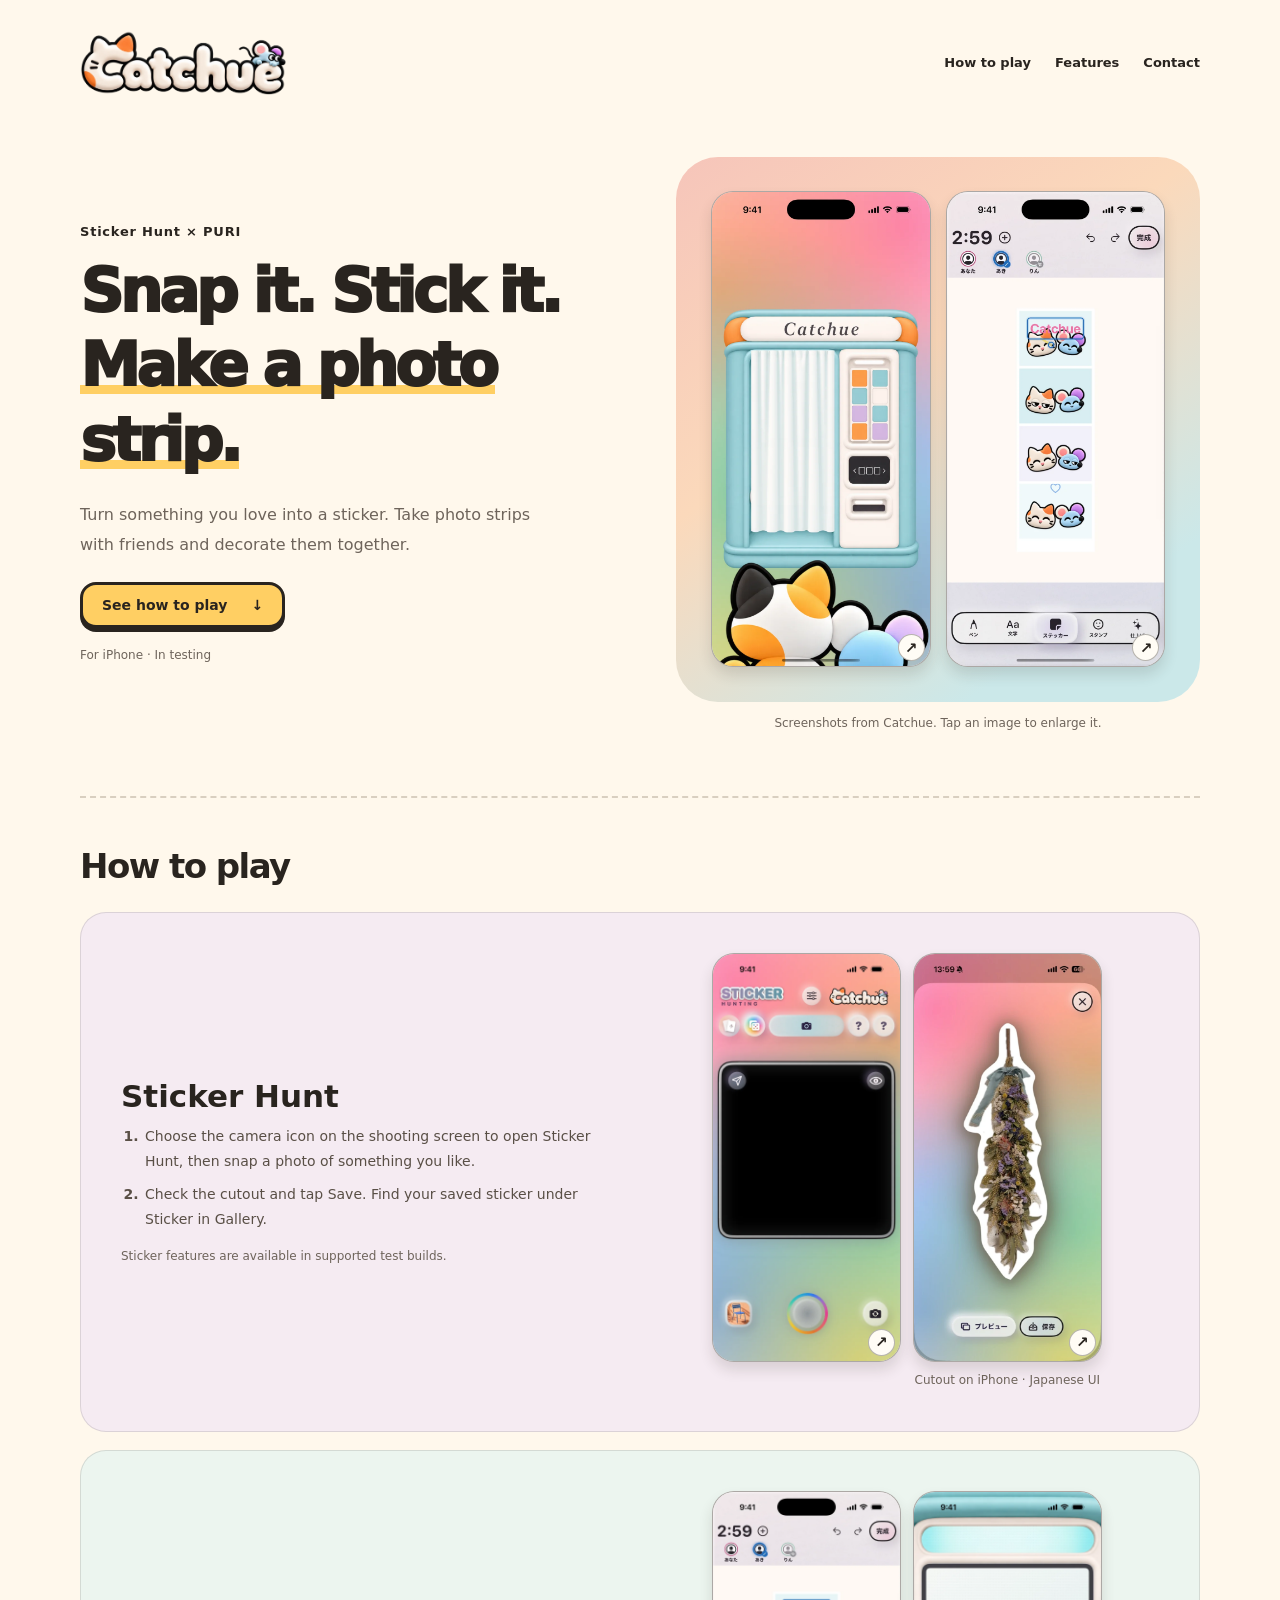
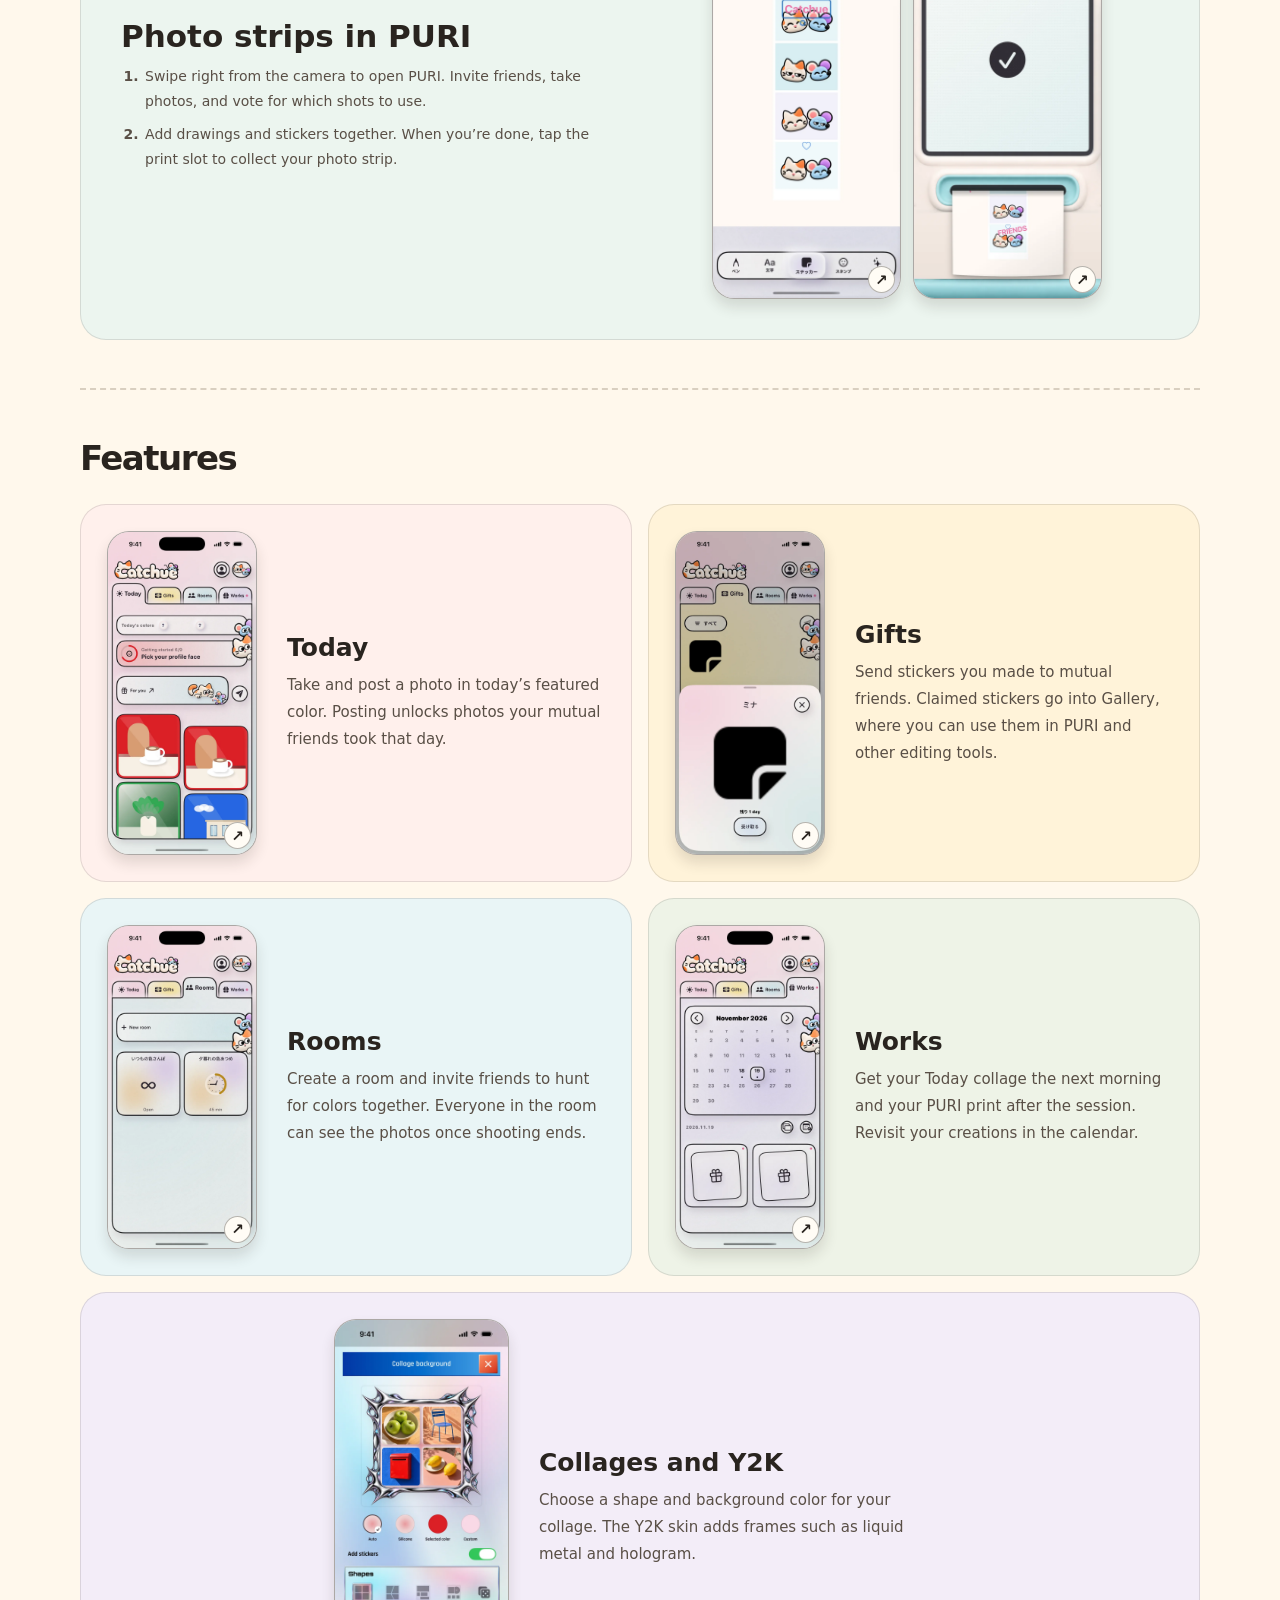
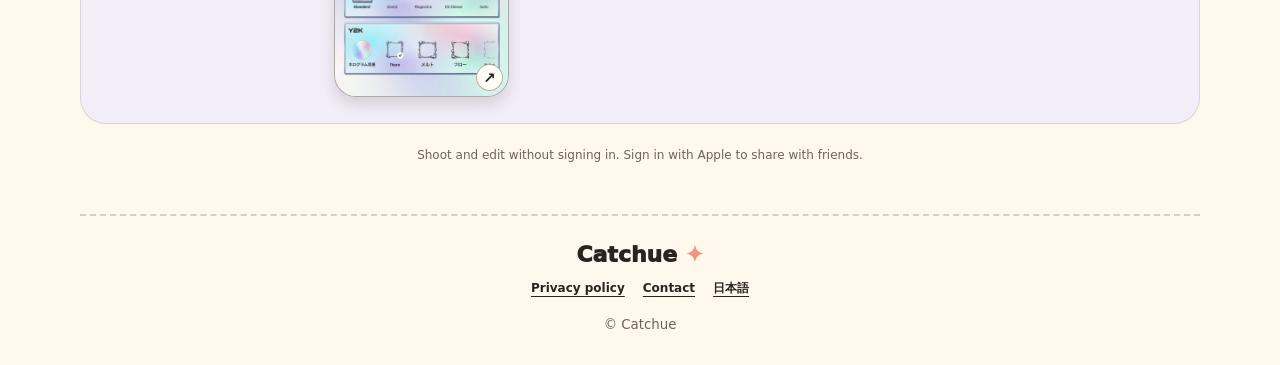
<file: index.html>
<!doctype html>
<html lang="ja">
<head>
<meta charset="utf-8">
<meta name="viewport" content="width=device-width, initial-scale=1">
<meta name="theme-color" content="#fff8ec">
<title>Catchue — 色で、世界とあそぼう。</title>
<meta name="description" content="見つけたものをステッカーに。友達とPURIでプリクラを撮ったり、今日の色を探してコラージュにしたりできるiPhoneアプリ。">
<meta property="og:title" content="Catchue — 色で、世界とあそぼう。">
<meta property="og:description" content="ステッカーハントで見つけたものを切り抜いて、友達とプリクラに。色探しの写真はコラージュに。">
<meta property="og:image" content="https://catchue-app.github.io/catchue/icon.png">
<link rel="icon" href="icon.png">
<link rel="stylesheet" href="style.css?v=app-screens2">
<script src="home.js?v=app-screens2" defer></script>
</head>
<body class="home">
<div class="site-wrap">
<header class="site-header">
  <a class="brand" href="./" aria-label="Catchue ホーム"><img src="assets/catchue-logo.webp" width="960" height="357" alt="Catchue"></a>
  <nav aria-label="メインナビゲーション"><a href="#how" data-i18n="navHow">あそびかた</a><a href="#features" data-i18n="navFeatures">できること</a><a href="mailto:catchue.app@gmail.com" data-i18n="navContact">お問い合わせ</a></nav>
</header>
<main class="home-main">
  <section class="hero" aria-labelledby="hero-title">
    <div class="hero-copy">
      <p class="eyebrow" data-i18n="eyebrow">ステッカーハント × PURI</p>
      <h1 id="hero-title"><span data-i18n="title">撮って、貼って。</span><br><span class="play-word" data-i18n="titleAccent">プリクラに。</span></h1>
      <p class="hero-description" data-i18n="description">お気に入りを撮って、自分だけのステッカーに。友達と撮ったプリクラに貼って、一緒に飾れます。</p>
      <a class="button button-yellow" href="#how"><span data-i18n="discover">あそびかたを見る</span><span aria-hidden="true">↓</span></a>
      <p class="release-note" data-i18n="release">iPhoneアプリ · ただいまテスト中</p>
    </div>
    <figure class="hero-preview">
      <div class="hero-screens">
        <a class="screen" href="assets/screens/puri-layout-ja.webp" target="_blank" rel="noopener" data-screen="puri-layout"><img src="assets/screens/puri-layout-ja.webp" width="780" height="1696" alt="PURIの入り口。水色のプリクラ機が表示されています。" data-alt="altBooth" fetchpriority="high"><span class="screen-zoom" aria-hidden="true">↗</span></a>
        <a class="screen" href="assets/screens/puri-editing-ja.webp" target="_blank" rel="noopener" data-screen="puri-editing"><img src="assets/screens/puri-editing-ja.webp" width="780" height="1696" alt="PURIの落書き画面。プリクラの下にペンやステッカーのツールが並んでいます。" data-alt="altPuriEdit" fetchpriority="high"><span class="screen-zoom" aria-hidden="true">↗</span></a>
      </div>
      <figcaption data-i18n="screenshotNote">Catchueの実画面。画像をタップすると拡大します。</figcaption>
    </figure>
  </section>

  <section class="how-section" id="how" aria-labelledby="how-title">
    <h2 id="how-title" data-i18n="navHow">あそびかた</h2>
    <article class="guide guide-sticker">
      <div class="guide-copy">
        <h3 data-i18n="stickerTitle">ステッカーハント</h3>
        <ol>
          <li data-i18n="stickerShoot">撮影画面でカメラのアイコンを選ぶと、ステッカーハントに。好きなものを撮ります。</li>
          <li data-i18n="stickerSave">切り抜き結果を確認し、「保存」をタップ。ギャラリーの「Sticker」から選べます。</li>
        </ol>
        <p class="availability-note" data-i18n="availability">ステッカー機能は対応するテスト版で使えます。</p>
      </div>
      <div class="guide-screens">
        <a class="screen" href="assets/screens/sticker-camera-ja.webp" target="_blank" rel="noopener" data-screen="sticker-camera"><img src="assets/screens/sticker-camera-ja.webp" width="780" height="1696" alt="ステッカーハントの撮影画面。上部にSTICKER HUNTINGと表示されています。" data-alt="altStickerCamera" loading="lazy"><span class="screen-zoom" aria-hidden="true">↗</span></a>
        <figure class="device-example">
          <a class="screen" href="assets/screens/sticker-cutout-device.webp" target="_blank" rel="noopener">
            <img src="assets/screens/sticker-cutout-device.webp" width="588" height="1280" alt="ドライフラワーを白フチ付きで切り抜いた結果。画面の下に「プレビュー」と「保存」ボタンがあります。" data-alt="altStickerCutout" loading="lazy">
            <span class="screen-zoom" aria-hidden="true">↗</span>
          </a>
          <figcaption data-i18n="deviceCutout">実機の切り抜き画面</figcaption>
        </figure>
      </div>
    </article>
    <article class="guide guide-puri">
      <div class="guide-copy">
        <h3 data-i18n="puriTitle">PURIでプリクラ</h3>
        <ol>
          <li data-i18n="puriShoot">カメラ画面を右にスワイプしてPURIへ。友達を招待して撮影し、使う写真を投票で選びます。</li>
          <li data-i18n="puriDecorate">ペンやステッカーで一緒に飾ります。完成したら印刷口をタップして受け取れます。</li>
        </ol>
      </div>
      <div class="guide-screens">
        <a class="screen" href="assets/screens/puri-editing-ja.webp" target="_blank" rel="noopener" data-screen="puri-editing"><img src="assets/screens/puri-editing-ja.webp" width="780" height="1696" alt="PURIの落書き画面。プリクラの下にペンやステッカーのツールが並んでいます。" data-alt="altPuriEdit" loading="lazy"><span class="screen-zoom" aria-hidden="true">↗</span></a>
        <a class="screen" href="assets/screens/puri-print-ja.webp" target="_blank" rel="noopener" data-screen="puri-print"><img src="assets/screens/puri-print-ja.webp" width="780" height="1696" alt="PURIの完成画面。印刷口から完成したプリクラが出ています。" data-alt="altPuriPrint" loading="lazy"><span class="screen-zoom" aria-hidden="true">↗</span></a>
      </div>
    </article>
  </section>

  <section class="feature-section" id="features" aria-labelledby="features-title">
    <h2 id="features-title" data-i18n="navFeatures">できること</h2>
    <div class="feature-grid">
      <article class="feature-card feature-today">
        <a class="screen" href="assets/screens/today-ja.webp" target="_blank" rel="noopener" data-screen="today"><img src="assets/screens/today-ja.webp" width="780" height="1696" alt="Todayのお題の色と投稿写真の一覧。" data-alt="altToday" loading="lazy"><span class="screen-zoom" aria-hidden="true">↗</span></a>
        <div class="feature-copy">
          <h3>Today</h3>
          <p data-i18n="todayDetail">配信されたお題の色で撮って投稿。投稿すると、相互フレンドがその日に撮った写真を見られます。</p>
        </div>
      </article>
      <article class="feature-card feature-gifts-detail">
        <a class="screen" href="assets/screens/gifts-detail-ja.webp" target="_blank" rel="noopener" data-screen="gifts-detail"><img src="assets/screens/gifts-detail-ja.webp" width="780" height="1696" alt="Giftsの詳細画面。ステッカーのプレビューと受け取りボタンが表示されています。" data-alt="altGifts" loading="lazy"><span class="screen-zoom" aria-hidden="true">↗</span></a>
        <div class="feature-copy">
          <h3>Gifts</h3>
          <p data-i18n="giftsDetail">作ったステッカーを相互フレンドに配布。受け取ったステッカーはギャラリーに入り、PURIなどで使えます。</p>
        </div>
      </article>
      <article class="feature-card feature-rooms">
        <a class="screen" href="assets/screens/rooms-ja.webp" target="_blank" rel="noopener" data-screen="rooms"><img src="assets/screens/rooms-ja.webp" width="780" height="1696" alt="Roomsの一覧。ルーム作成と参加中のルームが表示されています。" data-alt="altRooms" loading="lazy"><span class="screen-zoom" aria-hidden="true">↗</span></a>
        <div class="feature-copy">
          <h3>Rooms</h3>
          <p data-i18n="roomsDetail">ルームを作って友達を招待し、一緒に色を探します。撮影が終わると、参加者同士で写真を見られます。</p>
        </div>
      </article>
      <article class="feature-card feature-works">
        <a class="screen" href="assets/screens/works-ja.webp" target="_blank" rel="noopener" data-screen="works"><img src="assets/screens/works-ja.webp" width="780" height="1696" alt="Worksのカレンダー。日付ごとに作品や受け取りが表示されています。" data-alt="altWorks" loading="lazy"><span class="screen-zoom" aria-hidden="true">↗</span></a>
        <div class="feature-copy">
          <h3>Works</h3>
          <p data-i18n="worksDetail">Todayの自動コラージュは翌朝に、PURIの作品は撮影後に。届いた作品をカレンダーで振り返れます。</p>
        </div>
      </article>
      <article class="feature-card feature-collage-background">
        <a class="screen" href="assets/screens/collage-background-ja.webp" target="_blank" rel="noopener" data-screen="collage-background"><img src="assets/screens/collage-background-ja.webp" width="780" height="1696" alt="Y2Kスキンのコラージュ背景画面。写真の見本と背景・シェイプ・枠の選択肢が表示されています。" data-alt="altCollage" loading="lazy"><span class="screen-zoom" aria-hidden="true">↗</span></a>
        <div class="feature-copy">
          <h3 data-i18n="collageTitle">コラージュとY2K</h3>
          <p data-i18n="collageDetail">コラージュのシェイプや背景色を選んで、自分好みに。Y2Kスキンでは、リキッドメタルやホログラムの枠で飾れます。</p>
        </div>
      </article>
    </div>
    <p class="access-note" data-i18n="access">撮影・編集はサインイン不要です。友達と共有するときはAppleでサインインします。</p>
  </section>
</main>
<footer class="site-footer"><a class="footer-brand" href="./">Catchue<span aria-hidden="true">✦</span></a><div class="footer-links"><a href="privacy/?lang=ja" data-i18n="privacy">プライバシーポリシー</a><a href="mailto:catchue.app@gmail.com" data-i18n="navContact">お問い合わせ</a><a href="?lang=en" id="language-link" lang="en">English</a></div><small>© Catchue</small></footer>
</div>
</body>
</html>
</file>
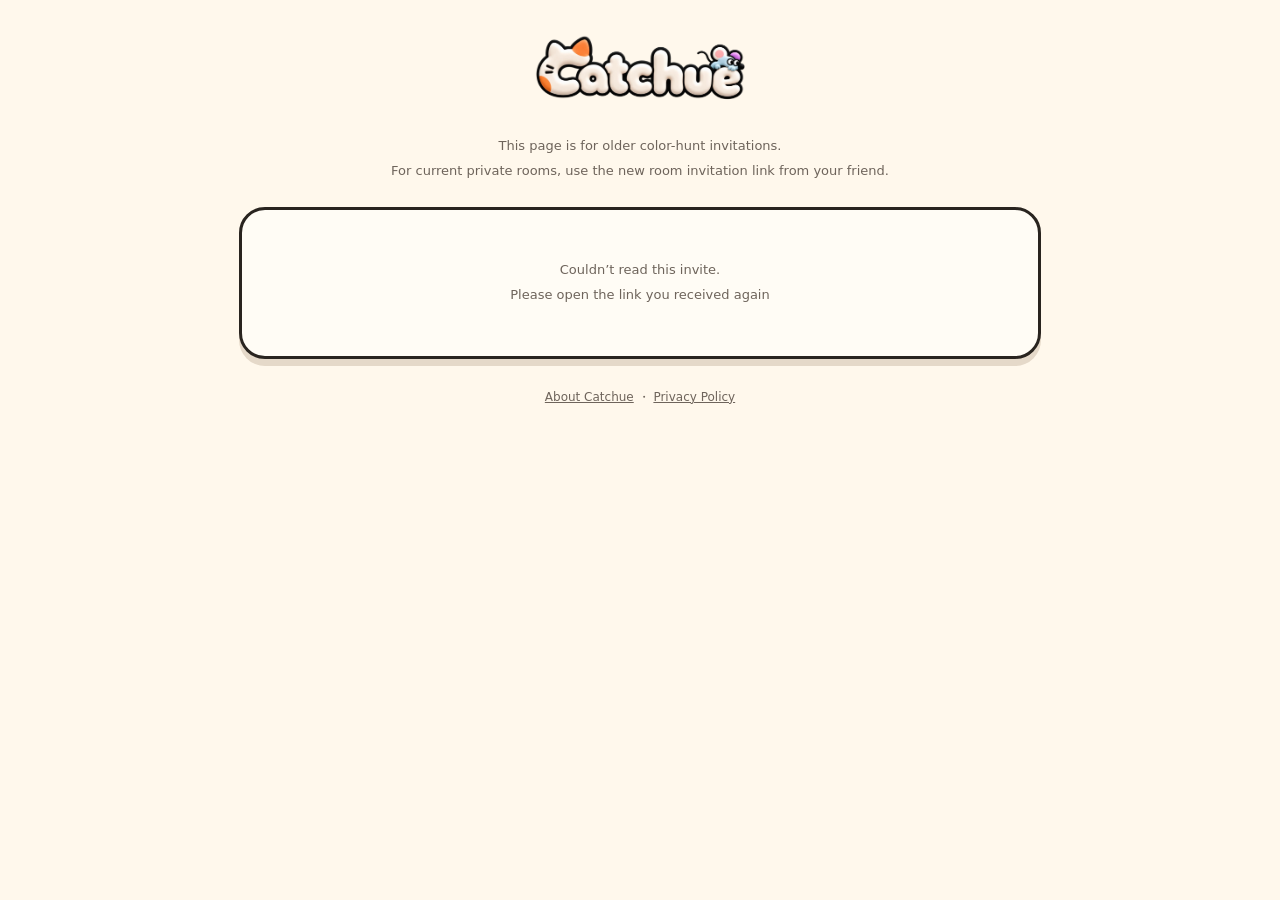
<file: hunt/index.html>
<!doctype html>
<html lang="ja">
<head>
<meta charset="utf-8">
<meta name="viewport" content="width=device-width, initial-scale=1">
<title>Catchue カラーハント</title>
<meta name="description" content="お題の色を、時間内にまわりから探して撮ろう。">
<meta property="og:title" content="Catchueでカラーハントしよう！">
<meta property="og:description" content="お題の色を、時間内にまわりから探して撮ろう。">
<meta property="og:image" content="../icon.png">
<link rel="icon" href="../icon.png">
<link rel="stylesheet" href="../style.css?v=pop1">
</head>
<body>
<div class="blobs"><i></i><i></i><i></i><i></i></div>
<main>
  <a class="brand" href="../" aria-label="Catchue"><img src="../assets/catchue-logo.webp" width="960" height="357" alt="Catchue"></a>
  <p class="note" id="legacyNote">このページは以前のカラーハントの招待用です。<br>現在の限定ルームには、友達から届いた新しい招待リンクで参加してください。</p>
  <section class="card" id="hunt" hidden>
    <div class="swatch"></div>
    <p class="color" id="color"></p>
    <p class="jp" id="jp"></p>
    <div class="meta"><span class="chip" id="goal"></span><span class="chip" id="until"></span></div>
    <p class="timer" id="timer"></p>
    <a class="btn" id="open">アプリで参加する</a>
    <a class="btn sub" id="store">App Storeで近日公開</a>
    <p class="note" id="note">アプリが無くても大丈夫。<br>お題の色をカメラで探して撮って、<br>終わったら見せ合おう📸</p>
  </section>
  <section class="card" id="ended" hidden>
    <p class="timer">TIME UP!</p>
    <p class="note" id="endedNote">このハントはもう終わったみたい。<br>また誘ってもらおう</p>
  </section>
  <section class="card" id="broken" hidden>
    <p class="note" id="brokenNote">招待の内容を読み取れませんでした。<br>送ってもらったリンクをもう一度開いてね</p>
  </section>
  <footer><a href="../" id="about">Catchueについて</a> ・ <a href="../privacy/" id="privacy">プライバシーポリシー</a></footer>
</main>
<script>
// 招待リンク（…/hunt/?c=red&end=1791120600&g=9）を読んで、お題を見せる。アプリの colorhunt://hunt と同じ項目
// App Store に出したら、ここにアプリのページの URL を入れる
const APP_STORE_URL = "";
const COLORS = {
  red: ["赤", "RED", "#db1f26"], orange: ["オレンジ", "ORANGE", "#f5851a"], yellow: ["黄", "YELLOW", "#fad626"],
  green: ["緑", "GREEN", "#33a852"], sky: ["水色", "SKY", "#66c2f5"], blue: ["青", "BLUE", "#2666e0"],
  purple: ["紫", "PURPLE", "#8c47c7"], pink: ["ピンク", "PINK", "#f580b3"], brown: ["茶", "BROWN", "#8c542e"],
  white: ["白", "WHITE", "#f7f7f7"], black: ["黒", "BLACK", "#141414"],
};
// ブラウザの言語が日本語でなければ英語で出す
const EN = !(navigator.language || "ja").toLowerCase().startsWith("ja");
const COLOR_EN = { red: "Red", orange: "Orange", yellow: "Yellow", green: "Green", sky: "Sky", blue: "Blue",
  purple: "Purple", pink: "Pink", brown: "Brown", white: "White", black: "Black" };
const T = EN ? {
  title: "Color hunt with Catchue", theme: c => `Today’s color: “${c}”`, goal: n => `Collect ${n}`,
  until: t => `until ${t}`, left: t => `${t} left`, open: "Join in the App", soon: "Coming soon to the App Store",
  get: "Get it on the App Store",
  note: "No app? No problem.<br>Find the color with your camera,<br>then show each other when time’s up 📸",
  ended: "This hunt has ended.<br>Ask your friend to invite you again",
  broken: "Couldn’t read this invite.<br>Please open the link you received again",
  about: "About Catchue", privacy: "Privacy Policy",
} : {
  title: "Catchue カラーハント", theme: c => `お題は「${c}」`, goal: n => `${n}枚あつめる`,
  until: t => `${t}まで`, left: t => `のこり ${t}`, open: "アプリで参加する", soon: "App Storeで近日公開",
  get: "App Storeで入手", note: null, ended: null, broken: null, about: null, privacy: null,
};
if (EN) {
  document.documentElement.lang = "en";
  document.title = T.title;
  document.getElementById("legacyNote").innerHTML = "This page is for older color-hunt invitations.<br>For current private rooms, use the new room invitation link from your friend.";
  for (const [id, key] of [["note", "note"], ["endedNote", "ended"], ["brokenNote", "broken"], ["about", "about"], ["privacy", "privacy"]]) {
    document.getElementById(id).innerHTML = T[key];
  }
}
const q = new URLSearchParams(location.search);
const show = id => document.getElementById(id).hidden = false;
const id = q.get("c") || "", end = Number(q.get("end"));
let color = COLORS[id];
// オリジナル色（アプリの端末に無い色）は、色の値と名前が付いてくる
if (!color && id.startsWith("c-") && /^[0-9a-fA-F]{6}$/.test(q.get("rgb") || "")) {
  const name = (q.get("n") || "オリジナル").slice(0, 20);
  color = [name, name.toUpperCase(), "#" + q.get("rgb")];
}
const goal = Math.min(25, Math.max(1, parseInt(q.get("g") || "9", 10) || 9));
if (!color || !end) {
  show("broken");
} else if (end * 1000 <= Date.now()) {
  show("ended");
} else {
  document.documentElement.style.setProperty("--accent", color[2]);
  document.getElementById("color").textContent = color[1];
  document.getElementById("jp").textContent = T.theme(EN ? (COLOR_EN[id] || color[1].toLowerCase()) : color[0]);
  document.getElementById("goal").textContent = T.goal(goal);
  const d = new Date(end * 1000);
  document.getElementById("until").textContent = T.until(`${d.getHours()}:${String(d.getMinutes()).padStart(2, "0")}`);
  // アプリで開く（アプリが入っていれば、そのままハントに参加する）
  document.getElementById("open").href = "colorhunt://hunt?" + q.toString();
  document.getElementById("open").textContent = T.open;
  const store = document.getElementById("store");
  if (APP_STORE_URL) { store.href = APP_STORE_URL; store.textContent = T.get; } else { store.textContent = T.soon; store.setAttribute("aria-disabled", "true"); }
  const timer = document.getElementById("timer");
  const tick = () => {
    const s = Math.max(0, Math.ceil(end - Date.now() / 1000));
    timer.textContent = T.left(`${Math.floor(s / 60)}:${String(s % 60).padStart(2, "0")}`);
    if (s === 0) { document.getElementById("hunt").hidden = true; show("ended"); clearInterval(t); }
  };
  const t = setInterval(tick, 1000); tick();
  show("hunt");
}
</script>
</body>
</html>
</file>
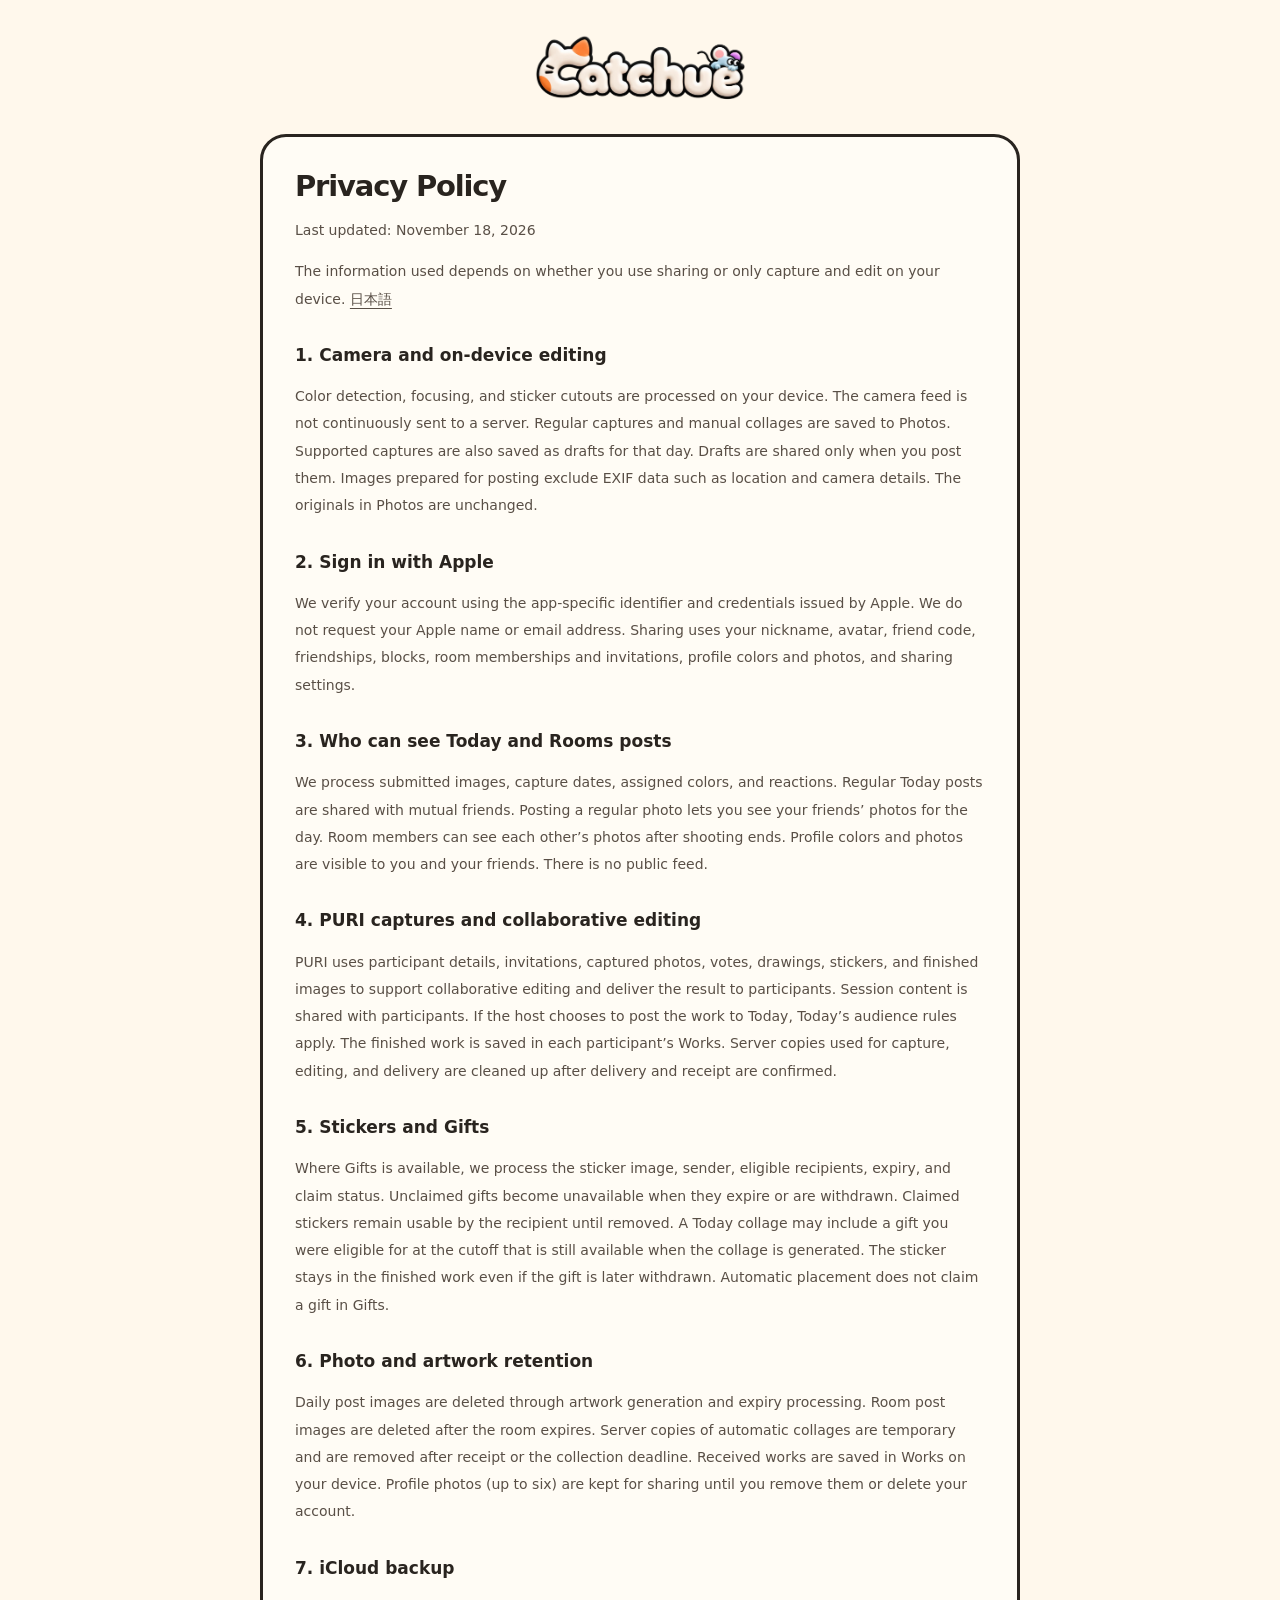
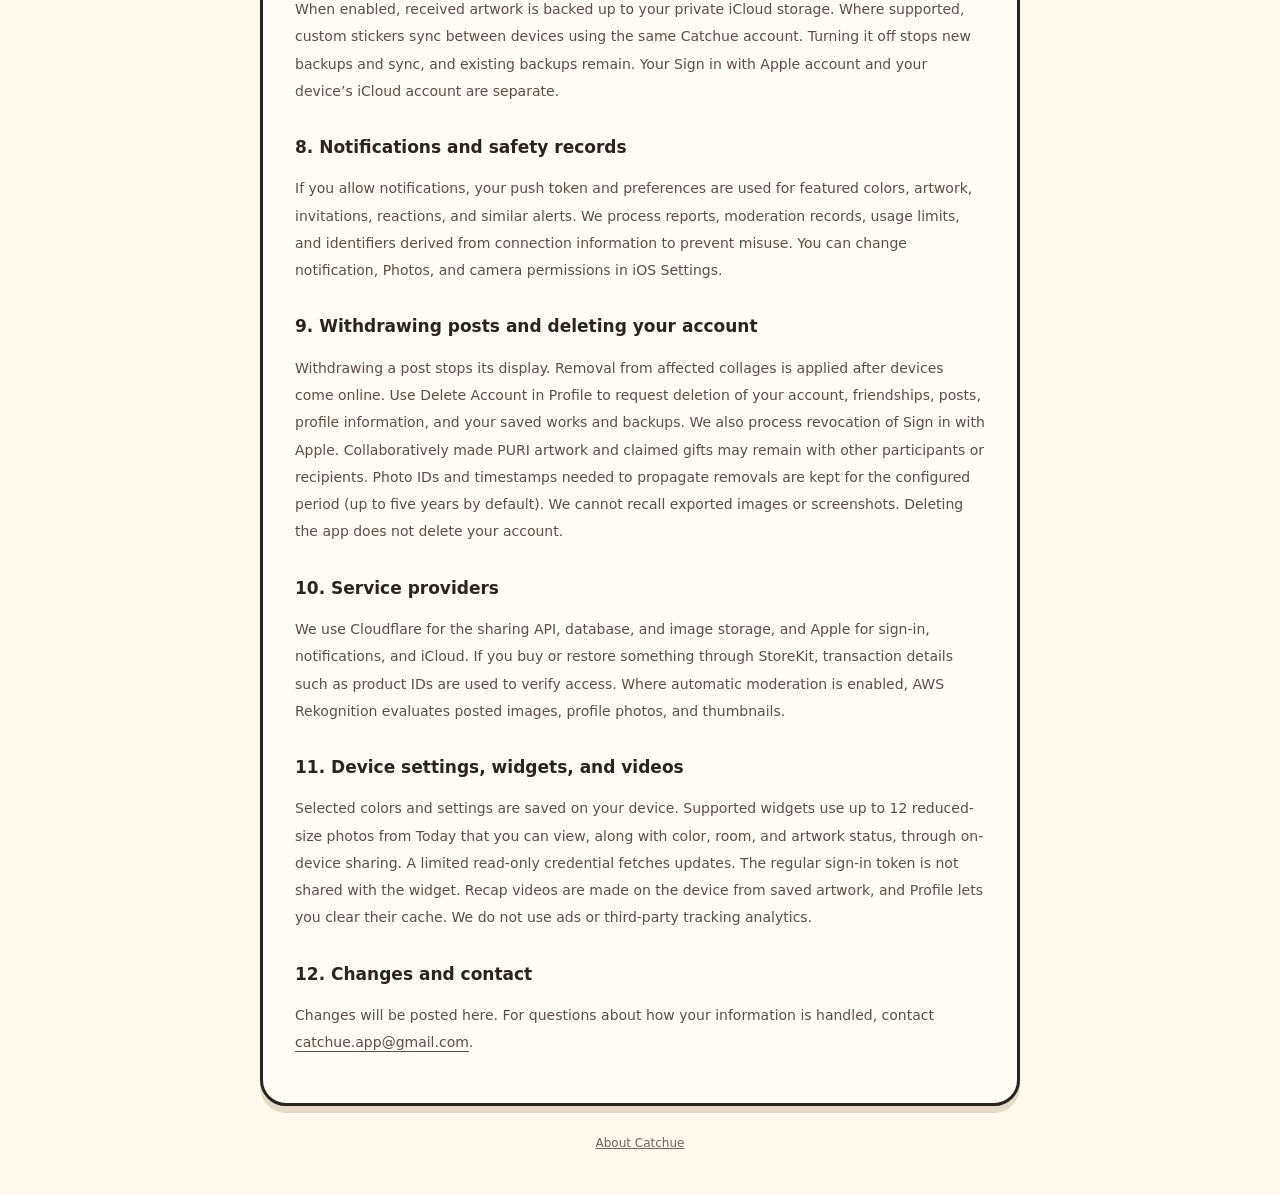
<file: privacy/index.html>
<!doctype html>
<html lang="ja">
<head>
<meta charset="utf-8">
<meta name="viewport" content="width=device-width, initial-scale=1">
<title>プライバシーポリシー | Catchue</title>
<link rel="icon" href="../icon.png">
<link rel="stylesheet" href="../style.css?v=20261119">
</head>
<body>
<script>
const language = new URLSearchParams(location.search);
const preferred = language.get("lang");
const english = preferred === "en" || (preferred !== "ja" && !language.has("ja") && !(navigator.language || "ja").toLowerCase().startsWith("ja"));
if (english) location.replace("en/");
</script>
<div class="blobs"><i></i><i></i><i></i><i></i></div>
<main>
  <a class="brand" href="../?lang=ja" aria-label="Catchue"><img src="../assets/catchue-logo.webp" width="960" height="357" alt="Catchue"></a>
  <article class="card" style="text-align:left">
    <h1>プライバシーポリシー</h1>
    <p>最終更新日：2026年11月18日</p>
    <p>共有機能と端末内だけの撮影・編集では、扱う情報が異なります。 <a href="en/" lang="en" hreflang="en">English</a></p>
    <h2>1. 撮影と端末内の編集</h2>
    <p>色検知・ピント調整・切り抜き処理は端末内で行います。カメラ映像を常時サーバーへ送ることはありません。通常撮影と手動コラージュは写真アプリに保存します。対応する撮影は当日のドラフトにも保存されます。ドラフトは投稿操作まで共有しません。投稿用画像からは位置情報や機器情報などのEXIFを除き、写真アプリの元画像は変更しません。</p>
    <h2>2. Appleでサインイン</h2>
    <p>AppleがCatchue向けに発行する利用者IDと認証情報で本人を確認します。Appleの氏名・メールアドレスは取得しません。共有に必要なニックネーム、顔アイコン、フレンドコード、フレンド関係、ブロック、ルームの参加・招待、プロフィールの色と写真、共有設定を扱います。</p>
    <h2>3. Today・Roomsの共有範囲</h2>
    <p>投稿画像、撮影日、指定色、リアクションを扱います。Todayの通常投稿は相互フレンドが対象で、その日の通常投稿後にフレンドの当日の写真を見られます。Roomsでは撮影終了後に参加メンバー同士で写真を見られます。公開プロフィールの色と写真は本人とフレンドに表示されます。一般公開のフィードはありません。</p>
    <h2>4. PURIの撮影・共同編集</h2>
    <p>PURIでは、参加者情報、招待、撮影画像、投票、落書きやステッカー、完成画像などを、共同編集と参加者への配布に使います。セッション内の内容は参加者に共有されます。ホストがTodayへの投稿を選ぶと、作品がTodayの共有範囲に追加されます。完成作品は参加者のWorksに残ります。サーバー上の撮影・編集素材などは配布や受取確認が済んだ後に整理します。</p>
    <h2>5. ステッカーとGifts</h2>
    <p>対応する環境では、配布したステッカー画像と送信者・受取対象・期限・受取状態を扱います。未受取のギフトは、期限切れや配布取り消し後に利用できなくなります。受取済みのステッカーは、配布が終わった後も受取人が削除するまで使えます。Todayのコラージュには、締切時点で受取対象だったギフトから、生成時点でも利用可能なものを自動で入れることがあります。完成作品に入ったステッカーは、その後に配布を取り消しても作品内に残ります。自動添付とGiftsでの受取操作は別です。</p>
    <h2>6. 写真と作品の保管</h2>
    <p>日次の投稿画像は作品生成と期限処理に合わせて削除します。ルームの投稿画像はルームの期限終了後に削除します。サーバーの自動コラージュは一時保管し、受取確認または受取期限に応じて削除します。受け取った作品は端末のWorksに保存します。プロフィールに置いた写真（6枚まで）は、本人が外すか退会するまで共有用に保管します。</p>
    <h2>7. iCloudバックアップ</h2>
    <p>オンにすると、受け取った作品を本人のiCloudの非公開領域にバックアップします。対応する環境では、同じCatchueアカウントの自作ステッカーを端末間で同期します。オフにすると新規バックアップと同期を停止し、すでに保存したバックアップは残ります。Appleでサインインするアカウントと端末のiCloudアカウントは別です。</p>
    <h2>8. 通知と安全のための記録</h2>
    <p>通知を許可した場合、通知トークンと設定を使い、配信色、作品、招待、リアクションなどを知らせます。通報内容、確認の記録、不正防止に必要な回数・容量や接続元情報から作る識別値を扱います。通知・写真・カメラの権限はiOSの設定で変更できます。</p>
    <h2>9. 投稿の取り消しと退会</h2>
    <p>投稿を取り消すと表示を停止し、対象のコラージュへの反映は端末がオンラインになった後に行います。プロフィールの「退会する」から、アカウント、フレンド関係、投稿、プロフィール情報、本人の保存作品とバックアップの削除を申し込めます。Appleとの連携解除も処理します。共同制作したPURIや受取済みのギフトは、他の参加者・受取人の作品や素材として残る場合があります。削除反映のための写真ID・時刻などは、設定期間（標準で最長5年）残ります。書き出した画像やスクリーンショットは回収できません。アプリの削除だけでは退会になりません。</p>
    <h2>10. 外部サービス</h2>
    <p>Cloudflareを共有API、データベース、画像保管に使います。Appleをサインイン、通知、iCloudに使います。StoreKitで購入・復元する場合は、権限確認のために製品IDなどの取引情報を扱います。自動判定を有効にした環境では、投稿画像やプロフィール写真とサムネイルをAWS Rekognitionで判定します。</p>
    <h2>11. 端末内の設定・ウィジェット・動画</h2>
    <p>選択色や設定は端末内に保存します。対応するウィジェットには、Todayで閲覧が許可された当日の縮小写真を最大12枚、色・ルーム・作品の状態と合わせて端末内で共有します。読み取り専用の期限付き権限で取得し、通常のログイントークンは共有しません。振り返り動画は作品から端末内で作り、動画キャッシュはプロフィールから消去できます。広告や外部の利用者追跡用分析ツールは使用しません。</p>
    <h2>12. 変更とお問い合わせ</h2>
    <p>変更はこのページに掲載します。情報の取り扱いについてのお問い合わせは <a href="mailto:catchue.app@gmail.com">catchue.app@gmail.com</a> までお願いします。</p>
  </article>
  <footer><a href="../?lang=ja">Catchueについて</a></footer>
</main>
</body>
</html>
</file>
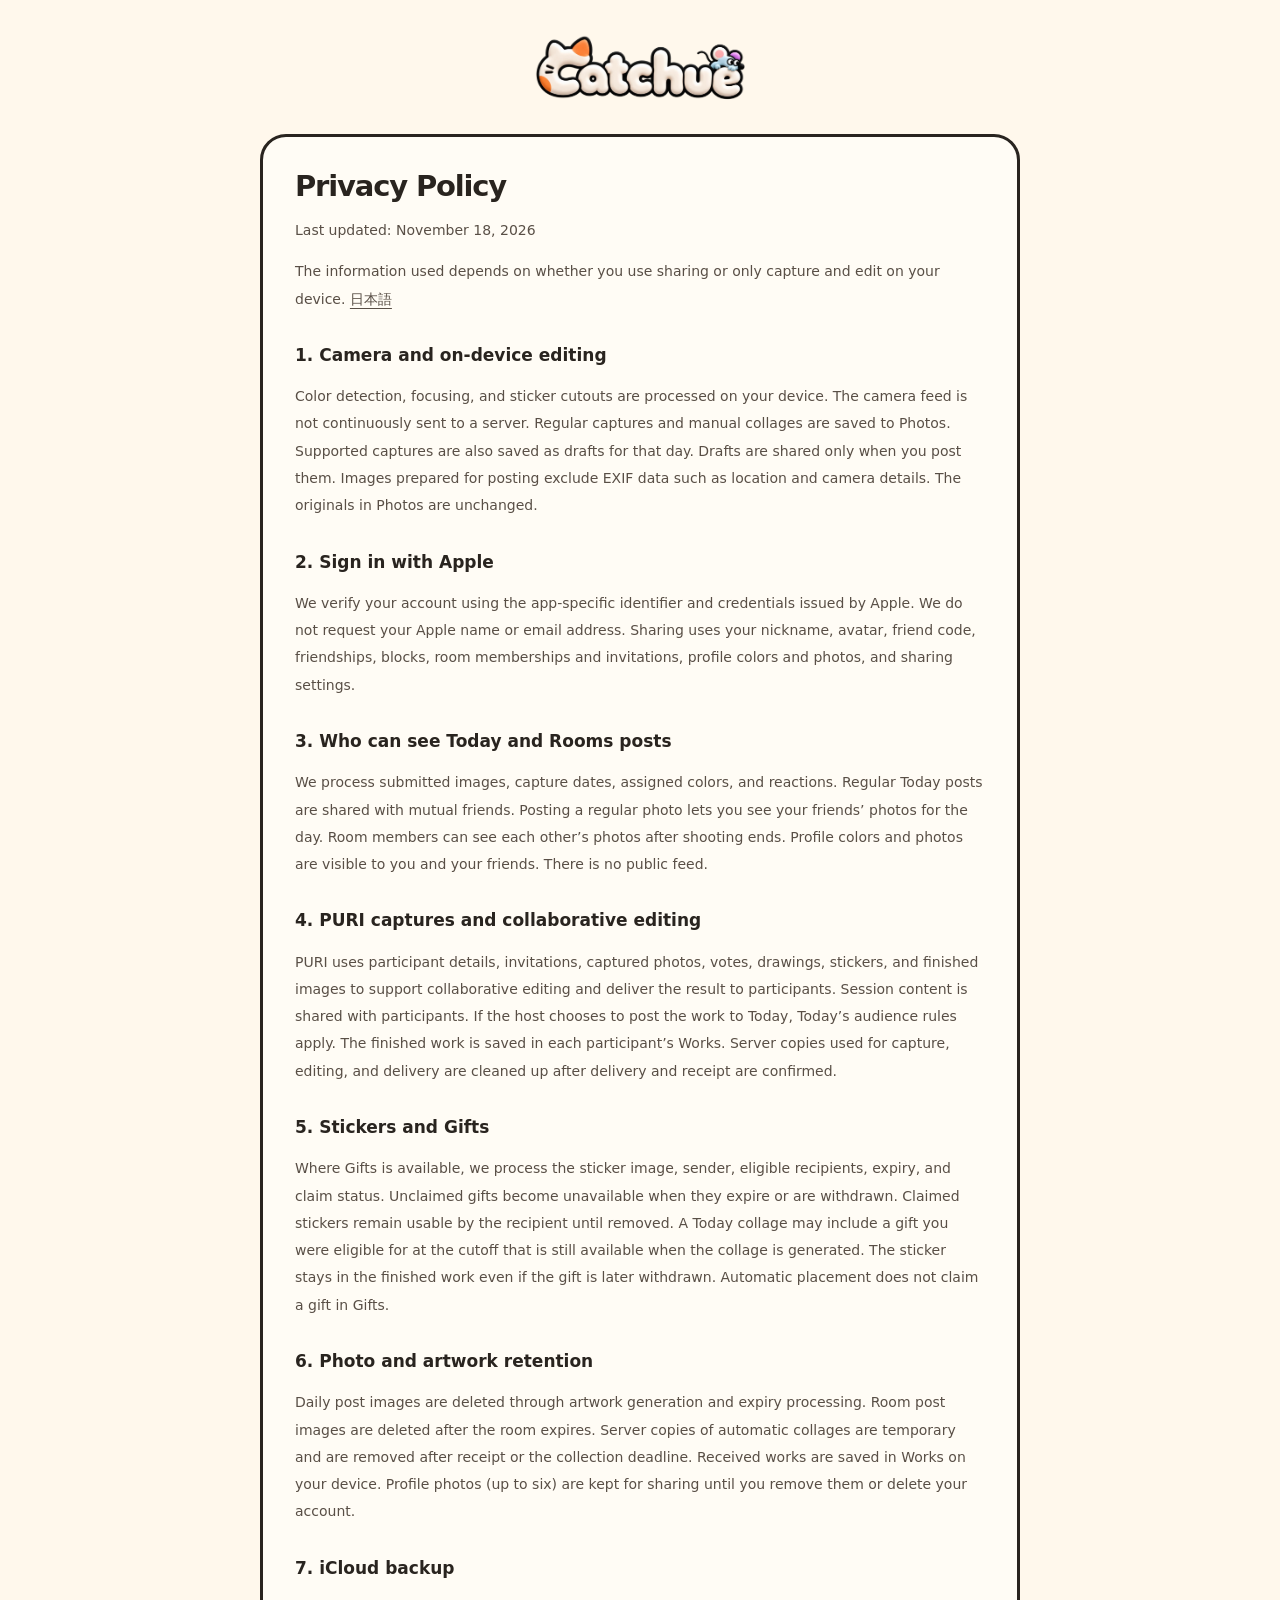
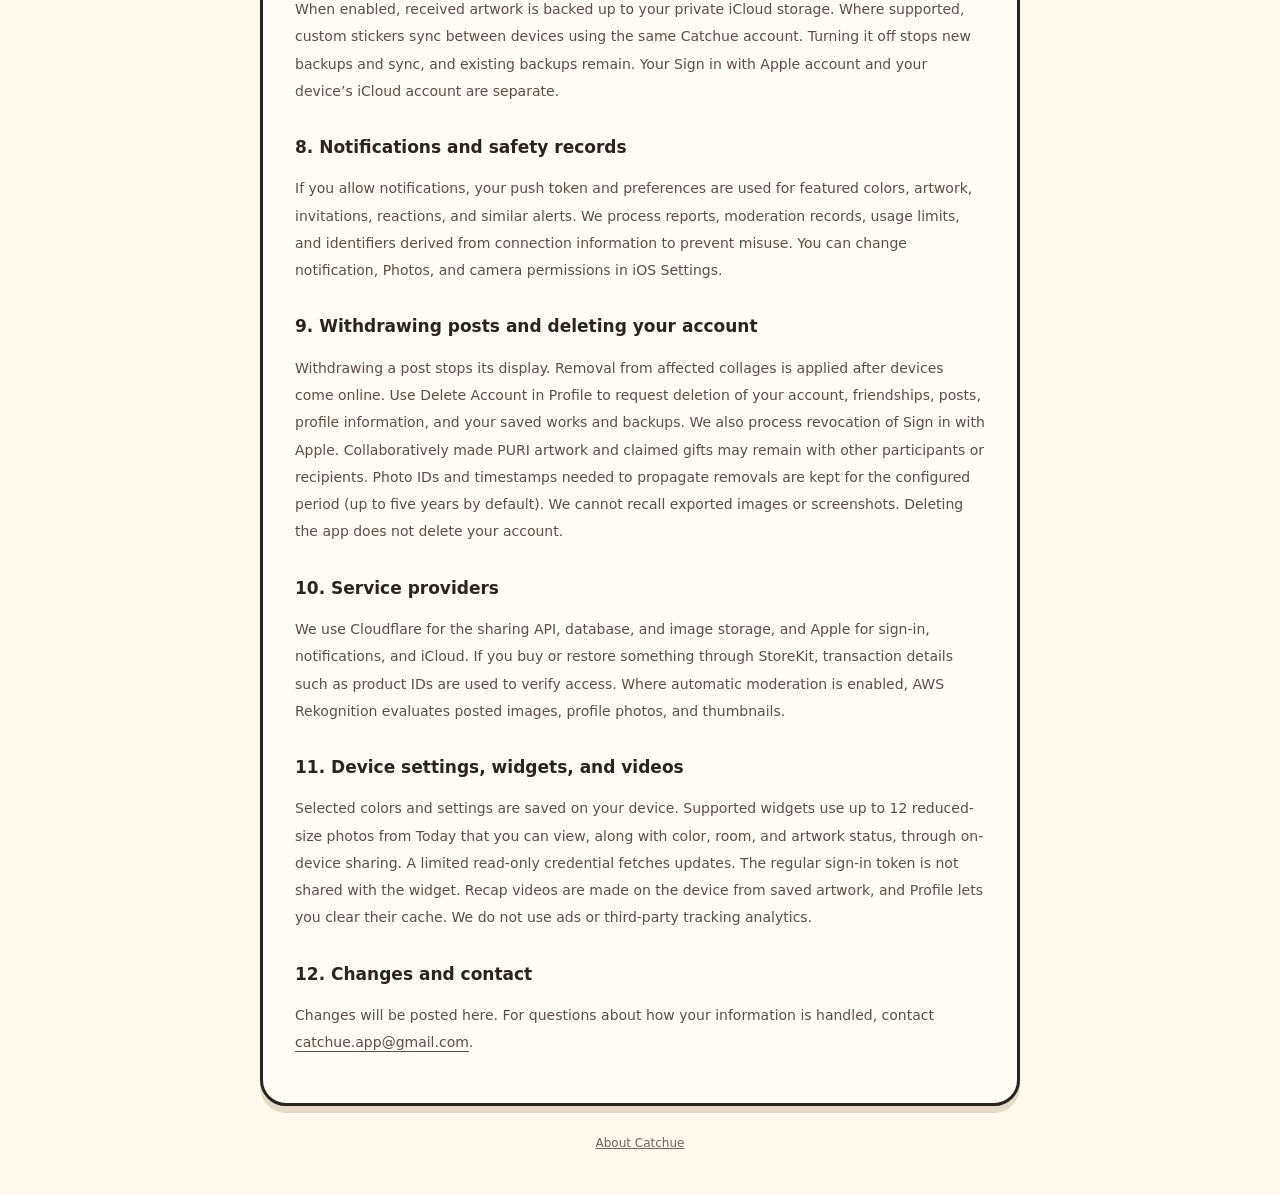
<file: privacy/en/index.html>
<!doctype html>
<html lang="en">
<head>
<meta charset="utf-8">
<meta name="viewport" content="width=device-width, initial-scale=1">
<title>Privacy Policy | Catchue</title>
<link rel="icon" href="../../icon.png">
<link rel="stylesheet" href="../../style.css?v=20261119">
</head>
<body>
<div class="blobs"><i></i><i></i><i></i><i></i></div>
<main>
  <a class="brand" href="../../?lang=en" aria-label="Catchue"><img src="../../assets/catchue-logo.webp" width="960" height="357" alt="Catchue"></a>
  <article class="card" style="text-align:left">
    <h1>Privacy Policy</h1>
    <p>Last updated: November 18, 2026</p>
    <p>The information used depends on whether you use sharing or only capture and edit on your device. <a href="../?lang=ja" lang="ja" hreflang="ja">日本語</a></p>
    <h2>1. Camera and on-device editing</h2>
    <p>Color detection, focusing, and sticker cutouts are processed on your device. The camera feed is not continuously sent to a server. Regular captures and manual collages are saved to Photos. Supported captures are also saved as drafts for that day. Drafts are shared only when you post them. Images prepared for posting exclude EXIF data such as location and camera details. The originals in Photos are unchanged.</p>
    <h2>2. Sign in with Apple</h2>
    <p>We verify your account using the app-specific identifier and credentials issued by Apple. We do not request your Apple name or email address. Sharing uses your nickname, avatar, friend code, friendships, blocks, room memberships and invitations, profile colors and photos, and sharing settings.</p>
    <h2>3. Who can see Today and Rooms posts</h2>
    <p>We process submitted images, capture dates, assigned colors, and reactions. Regular Today posts are shared with mutual friends. Posting a regular photo lets you see your friends’ photos for the day. Room members can see each other’s photos after shooting ends. Profile colors and photos are visible to you and your friends. There is no public feed.</p>
    <h2>4. PURI captures and collaborative editing</h2>
    <p>PURI uses participant details, invitations, captured photos, votes, drawings, stickers, and finished images to support collaborative editing and deliver the result to participants. Session content is shared with participants. If the host chooses to post the work to Today, Today’s audience rules apply. The finished work is saved in each participant’s Works. Server copies used for capture, editing, and delivery are cleaned up after delivery and receipt are confirmed.</p>
    <h2>5. Stickers and Gifts</h2>
    <p>Where Gifts is available, we process the sticker image, sender, eligible recipients, expiry, and claim status. Unclaimed gifts become unavailable when they expire or are withdrawn. Claimed stickers remain usable by the recipient until removed. A Today collage may include a gift you were eligible for at the cutoff that is still available when the collage is generated. The sticker stays in the finished work even if the gift is later withdrawn. Automatic placement does not claim a gift in Gifts.</p>
    <h2>6. Photo and artwork retention</h2>
    <p>Daily post images are deleted through artwork generation and expiry processing. Room post images are deleted after the room expires. Server copies of automatic collages are temporary and are removed after receipt or the collection deadline. Received works are saved in Works on your device. Profile photos (up to six) are kept for sharing until you remove them or delete your account.</p>
    <h2>7. iCloud backup</h2>
    <p>When enabled, received artwork is backed up to your private iCloud storage. Where supported, custom stickers sync between devices using the same Catchue account. Turning it off stops new backups and sync, and existing backups remain. Your Sign in with Apple account and your device’s iCloud account are separate.</p>
    <h2>8. Notifications and safety records</h2>
    <p>If you allow notifications, your push token and preferences are used for featured colors, artwork, invitations, reactions, and similar alerts. We process reports, moderation records, usage limits, and identifiers derived from connection information to prevent misuse. You can change notification, Photos, and camera permissions in iOS Settings.</p>
    <h2>9. Withdrawing posts and deleting your account</h2>
    <p>Withdrawing a post stops its display. Removal from affected collages is applied after devices come online. Use Delete Account in Profile to request deletion of your account, friendships, posts, profile information, and your saved works and backups. We also process revocation of Sign in with Apple. Collaboratively made PURI artwork and claimed gifts may remain with other participants or recipients. Photo IDs and timestamps needed to propagate removals are kept for the configured period (up to five years by default). We cannot recall exported images or screenshots. Deleting the app does not delete your account.</p>
    <h2>10. Service providers</h2>
    <p>We use Cloudflare for the sharing API, database, and image storage, and Apple for sign-in, notifications, and iCloud. If you buy or restore something through StoreKit, transaction details such as product IDs are used to verify access. Where automatic moderation is enabled, AWS Rekognition evaluates posted images, profile photos, and thumbnails.</p>
    <h2>11. Device settings, widgets, and videos</h2>
    <p>Selected colors and settings are saved on your device. Supported widgets use up to 12 reduced-size photos from Today that you can view, along with color, room, and artwork status, through on-device sharing. A limited read-only credential fetches updates. The regular sign-in token is not shared with the widget. Recap videos are made on the device from saved artwork, and Profile lets you clear their cache. We do not use ads or third-party tracking analytics.</p>
    <h2>12. Changes and contact</h2>
    <p>Changes will be posted here. For questions about how your information is handled, contact <a href="mailto:catchue.app@gmail.com">catchue.app@gmail.com</a>.</p>
  </article>
  <footer><a href="../../?lang=en">About Catchue</a></footer>
</main>
</body>
</html>
</file>
<file: style.css>
/* Catchue: warm silicone, candy colors, and the app's own cat and mouse. */
:root{color-scheme:light;--bg:#fff8ec;--ink:#29241f;--sub:#6e645b;--paper:#fffcf5;--accent:#f49380;--line:3px solid var(--ink);--shade:#ded4c5;--light:#fff}
*{box-sizing:border-box}html{scroll-behavior:smooth;scroll-padding-top:30px}body{margin:0;background:var(--bg);color:var(--ink);font-family:ui-rounded,"Hiragino Maru Gothic ProN","Hiragino Sans",system-ui,sans-serif;-webkit-font-smoothing:antialiased}a{color:inherit}button,a{-webkit-tap-highlight-color:transparent}button{font:inherit}a:focus-visible,button:focus-visible{outline:3px solid #256ac0;outline-offset:6px}img{display:block;max-width:100%;height:auto}::selection{background:#ffdd7f;color:#29241f}
.brand{display:block}
/* Documents and older invitation links share the same warm, readable identity. */
.blobs{display:none}body:not(.home) main{max-width:850px;margin:0 auto;padding:28px 24px 45px}body:not(.home) .brand{width:210px;margin:0 auto 28px}body:not(.home) .brand small{display:none}.card{background:var(--paper);border:var(--line);border-radius:26px;padding:32px;text-align:center;box-shadow:0 7px 0 #e5d9c9}article.card{text-align:left;max-width:760px;margin:auto}article h1{font-size:29px;letter-spacing:-.04em;margin:0 0 12px}article h2{font-size:17px;line-height:1.6;margin:29px 0 10px}article p,article li{font-size:14px;line-height:1.95;color:#594f46;overflow-wrap:anywhere}article a{text-underline-offset:4px}.swatch{width:100px;height:100px;margin:8px auto 22px;border:var(--line);border-radius:50%;background:var(--accent);box-shadow:inset 5px 5px 12px #fff8,inset -5px -5px 10px #29241f1c,0 5px 0 #29241f15}.color{font-size:38px;font-weight:900;margin:0}.jp{font-size:15px;font-weight:800;line-height:1.7}.note{font-size:13px;color:var(--sub);line-height:1.9;margin:16px 0}.meta{display:flex;justify-content:center;gap:12px;flex-wrap:wrap;margin:18px 0}.chip{background:#f7e2b4;border:2px solid var(--ink);border-radius:12px;padding:8px 12px;font-size:13px;font-weight:750}.timer{font-size:38px;font-weight:900;font-variant-numeric:tabular-nums;margin:12px 0}.btn{display:block;border:var(--line);border-radius:15px;background:var(--accent);padding:14px 18px;margin-top:15px;text-align:center;font-weight:850;font-size:15px;color:var(--ink);text-decoration:none;box-shadow:0 4px 0 var(--ink);transition:transform .14s,box-shadow .14s}.btn:active{transform:translateY(3px) scale(.98);box-shadow:0 1px 0 var(--ink)}.btn.sub{background:#ffdf94}.btn[aria-disabled=true]{pointer-events:none;opacity:.6;box-shadow:none}body:not(.home) footer{text-align:center;font-size:12px;color:var(--sub);margin-top:30px}#legacyNote{margin:0 auto 24px;text-align:center;max-width:540px}section.card[hidden]{display:none}
@media(max-width:700px){body:not(.home) main{padding:18px 17px 30px}body:not(.home) .brand{width:175px;margin-bottom:22px}article.card{padding:25px 21px;border-width:2px;border-radius:21px}article h1{font-size:24px}article h2{font-size:16px}article p,article li{font-size:13px}.card{padding:24px 20px}}
@media(prefers-reduced-motion:reduce){html{scroll-behavior:auto}*,*:before,*:after{transition:none!important;animation:none!important}}

/* Public app introduction */
.site-wrap {
  width: min(100% - 72px, 1120px);
  margin-inline: auto;
}
.site-header,
.site-header nav,
.footer-links {
  display: flex;
  align-items: center;
}
.site-header {
  justify-content: space-between;
  gap: 18px;
  padding: 24px 0 12px;
}
.site-header .brand {
  flex: none;
  width: clamp(140px, 23vw, 206px);
}
.site-header nav {
  gap: 24px;
  font-size: 13px;
  font-weight: 750;
}
.site-header nav a {
  text-decoration: none;
  text-underline-offset: 5px;
}
.site-header nav a:hover { text-decoration: underline; }

.hero {
  display: grid;
  grid-template-columns: minmax(0, 1fr) minmax(0, 1fr);
  align-items: center;
  gap: clamp(24px, 6vw, 72px);
  padding: 44px 0 63px;
}
.eyebrow {
  font-size: 13px;
  font-weight: 850;
  letter-spacing: .06em;
  margin: 0 0 15px;
}
.hero h1 {
  margin: 0 0 23px;
  font-size: clamp(37px, 5.15vw, 67px);
  font-weight: 950;
  letter-spacing: -.06em;
  line-height: 1.24;
}
html[lang="en"] .hero h1 { font-size: clamp(36px, 4.7vw, 60px); }
.play-word {
  position: relative;
  display: inline;
  isolation: isolate;
  background: linear-gradient(transparent 78%, #ffcf63 78% 91%, transparent 91%);
}
.hero-description {
  max-width: 29em;
  color: var(--sub);
  font-size: 16px;
  line-height: 1.85;
  margin: 0 0 23px;
}
.button {
  display: inline-flex;
  align-items: center;
  justify-content: space-between;
  gap: 24px;
  border: var(--line);
  border-radius: 16px;
  padding: 12px 19px;
  background: #ffcf63;
  box-shadow: 0 4px 0 var(--ink);
  font-size: 14px;
  font-weight: 850;
  text-decoration: none;
  transition: transform .14s ease, box-shadow .14s ease;
}
.button:hover { transform: translateY(-2px); box-shadow: 0 6px 0 var(--ink); }
.button:active { transform: translateY(3px); box-shadow: 0 1px 0 var(--ink); }
.release-note,
.hero-preview figcaption,
.device-example figcaption,
.availability-note,
.access-note {
  color: var(--sub);
  font-size: 12px;
  line-height: 1.65;
}
.release-note { margin: 18px 0 0; }

.hero-preview { margin: 0; }
.hero-screens {
  display: grid;
  grid-template-columns: repeat(2, minmax(0, 1fr));
  gap: 15px;
  padding: clamp(15px, 2.7vw, 35px);
  border-radius: clamp(24px, 5vw, 42px);
  background: linear-gradient(145deg, #f6c5ba, #fbd9bb 40%, #cbe8e9 82%);
}
.hero-preview figcaption {
  margin-top: 12px;
  text-align: center;
  text-wrap: balance;
}
.screen {
  display: block;
  min-width: 0;
  width: 100%;
  position: relative;
  align-self: start;
  overflow: hidden;
  border: 1px solid #29241f50;
  border-radius: clamp(11px, 2vw, 22px);
  background: #e9e5e3;
  box-shadow: 0 8px 14px #29241f23;
}
.screen img {
  width: 100%;
  aspect-ratio: 780 / 1696;
  object-fit: contain;
}
.screen-zoom {
  display: grid;
  place-items: center;
  position: absolute;
  right: 5px;
  bottom: 5px;
  width: 27px;
  height: 27px;
  background: var(--paper);
  color: var(--ink);
  border: 1px solid #29241f55;
  border-radius: 50%;
  font-size: 15px;
  font-weight: 800;
  transition: background-color .15s;
}
.screen:hover .screen-zoom { background: #ffcf63; }

.how-section,
.feature-section {
  padding: 48px 0;
  border-top: 2px dashed #d9cfc0;
}
.home-main h2 {
  margin: 0 0 26px;
  font-size: clamp(26px, 3vw, 34px);
  font-weight: 900;
  letter-spacing: -.045em;
}
.guide,
.feature-card {
  display: grid;
  align-items: center;
  border: 1px solid #29241f20;
  border-radius: 26px;
}
.guide {
  grid-template-columns: minmax(0, 1fr) minmax(0, 1.06fr);
  gap: clamp(20px, 5vw, 58px);
  padding: clamp(22px, 4vw, 40px);
}
.guide + .guide { margin-top: 18px; }
.guide-sticker { background: #f5ebf2; }
.guide-puri { background: #ecf5ef; }
.guide-screens {
  display: grid;
  grid-template-columns: repeat(2, minmax(0, 1fr));
  gap: 12px;
  width: min(100%, 390px);
  justify-self: center;
}
.device-example { margin: 0; }
.device-example figcaption {
  margin-top: 9px;
  text-align: center;
}
.guide-copy h3,
.feature-copy h3 {
  margin: 0 0 10px;
  font-weight: 900;
}
.guide-copy h3 { font-size: clamp(23px, 3vw, 31px); }
.guide-copy ol {
  margin: 0;
  padding-inline-start: 1.4em;
}
.guide-copy li {
  padding-inline-start: .12em;
  line-height: 1.8;
}
.guide-copy li + li { margin-top: 8px; }
.guide-copy li::marker { font-weight: 850; }
.availability-note { margin: 14px 0 0; }

.feature-grid {
  display: grid;
  grid-template-columns: repeat(2, minmax(0, 1fr));
  gap: 16px;
}
.feature-card {
  grid-template-columns: minmax(0, 150px) minmax(0, 1fr);
  gap: clamp(16px, 3vw, 30px);
  padding: clamp(16px, 3vw, 26px);
}
.feature-today { background: #fff0ec; }
.feature-gifts-detail { background: #fff3d9; }
.feature-rooms { background: #e9f5f6; }
.feature-works { background: #eef3e7; }
.feature-collage-background {
  grid-column: 1 / -1;
  grid-template-columns: minmax(0, 175px) minmax(0, 40ch);
  justify-content: center;
  background: #f3edf8;
}
.feature-copy h3 { font-size: clamp(19px, 2.3vw, 25px); }
.feature-copy p {
  margin: 0;
  font-size: 15px;
  line-height: 1.8;
}
.access-note { margin: 22px 0 0; text-align: center; }
.site-footer {
  border-top: 2px dashed #d9cfc0;
  padding: 26px 0 32px;
  text-align: center;
}
.footer-brand {
  display: inline-flex;
  align-items: center;
  gap: 8px;
  font-size: 22px;
  font-weight: 950;
  text-decoration: none;
}
.footer-brand span { color: var(--accent); }
.footer-links {
  justify-content: center;
  flex-wrap: wrap;
  gap: 18px;
  margin: 13px 0 17px;
  font-size: 12px;
  font-weight: 650;
}
.footer-links a { text-underline-offset: 4px; }
.site-footer small { color: var(--sub); }

@media (max-width: 760px) {
  .site-wrap { width: min(100% - 36px, 540px); }
  .site-header nav { gap: 12px; font-size: 11px; }
  .site-header nav a:last-child { display: none; }
  .hero {
    grid-template-columns: 1fr;
    gap: 23px;
    padding: 22px 0 35px;
  }
  .hero-copy { text-align: center; }
  .hero-description {
    margin: 0 auto 17px;
    font-size: 14px;
  }
  .hero-preview { width: min(100%, 420px); margin-inline: auto; }
  .how-section, .feature-section { padding: 33px 0; }
  .guide, .feature-grid { grid-template-columns: 1fr; }
  .guide { gap: 16px; }
  .guide-copy li, .feature-copy p { font-size: 14px; }
  .guide-screens { width: min(100%, 320px); }
  .feature-card {
    grid-template-columns: minmax(0, 112px) minmax(0, 1fr);
    column-gap: 14px;
    border-radius: 20px;
  }
}
</file>
